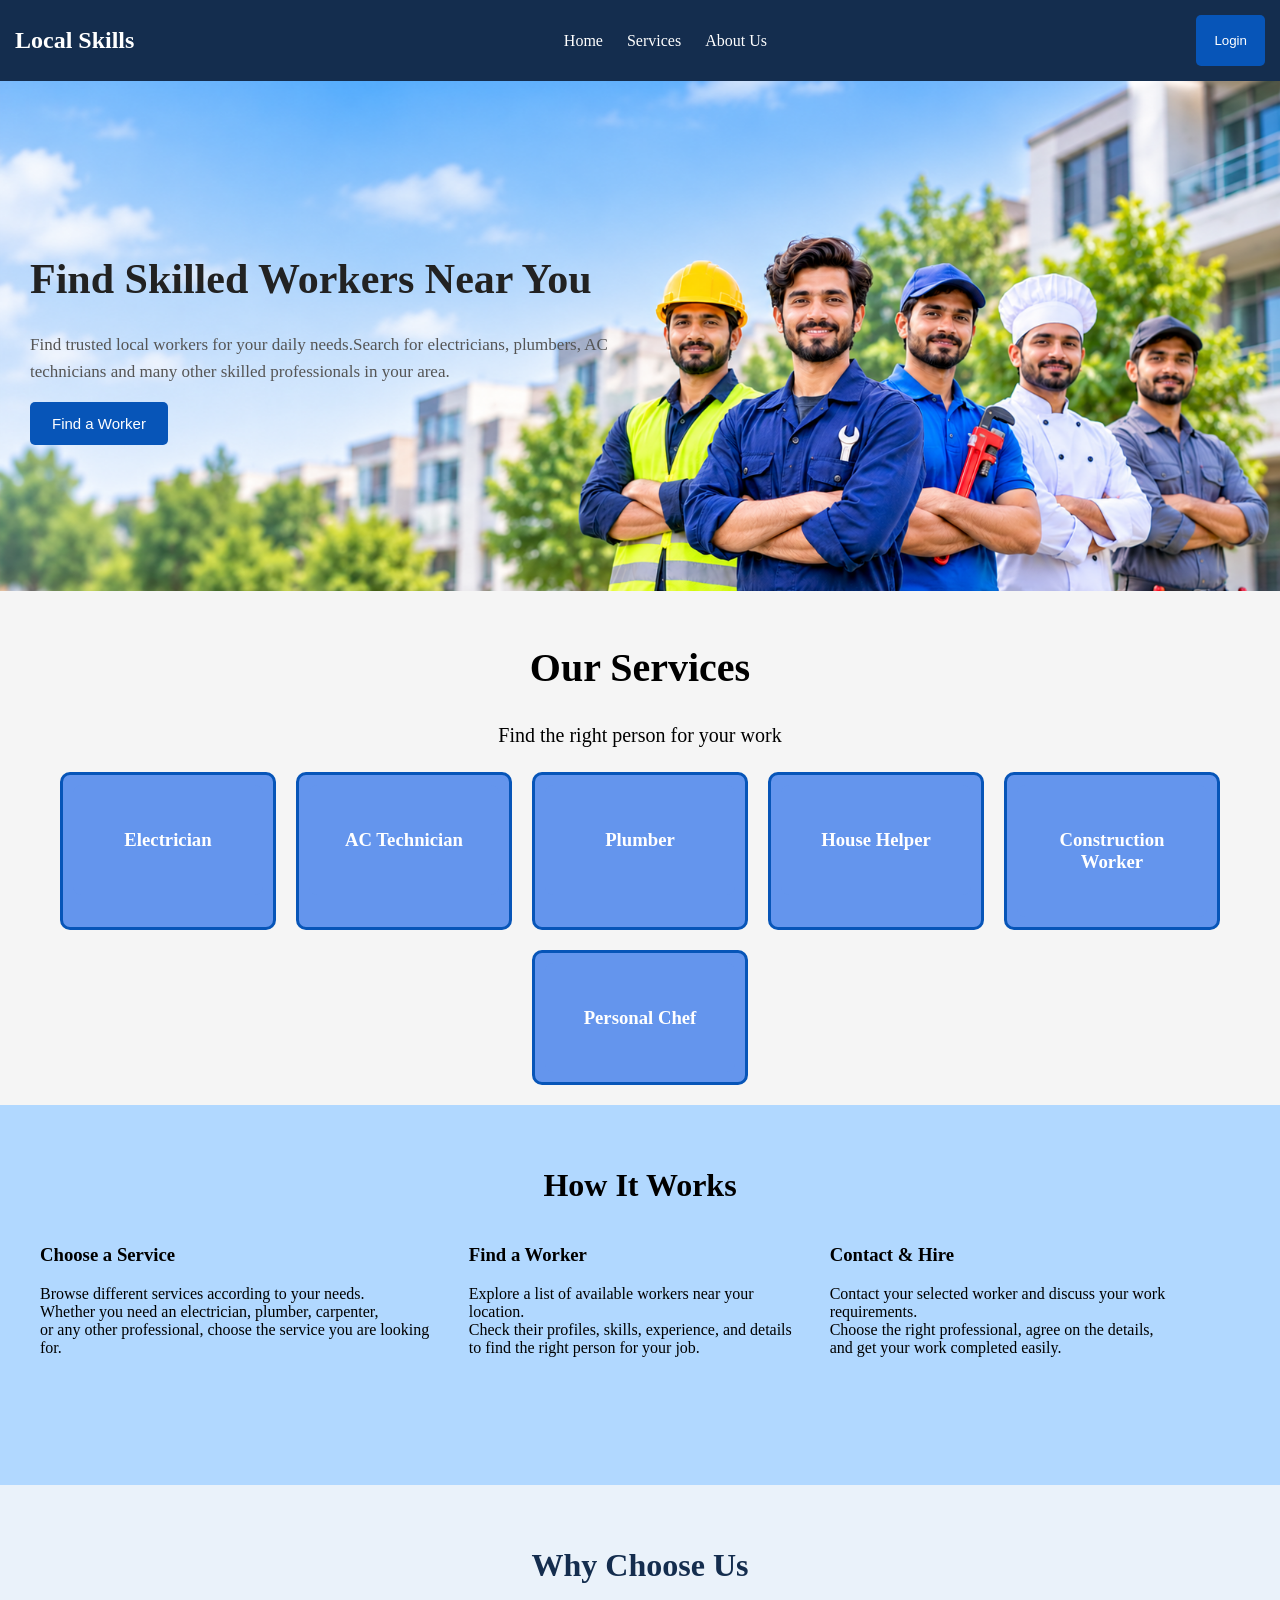
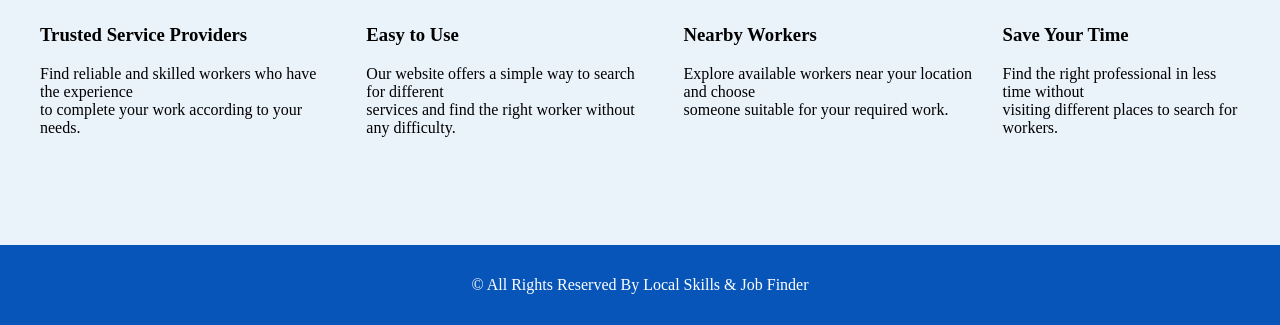
<file: index.html>
<!DOCTYPE html>
<html>
<head>
    <title>Local Skills & Job Finder</title>
</head>

<body style="margin: 0; font-family: Times New Roman; background-color: #f5f7fa;">

    <!-- Navbar -->
    <div style="background-color: #142D4E; padding: 15px; display: flex; justify-content: space-between; align-items: center;">

        <h2 style="color: #ffff; margin: 0;">
            Local Skills
        </h2>

        <div>
            <a href="index.html" style="color: white; margin: 10px; text-decoration: none;">Home</a>
            <a href="services.html" style="color: white; margin: 10px; text-decoration: none;">Services</a>
            <a href="aboutus.html" style="color: white; margin: 10px; text-decoration: none;">About Us</a>
        </div>
        <a href="login.html">
            <button style="background-color: #0755b8; color: white; border: none; padding: 18px; border-radius: 5px;">
                Login
            </button>
        </a>

    </div>

    <!-- Hero Section -->
   <div style="display: flex; align-items: center; padding: 30px; gap: 30px; min-height: 450px; background-image: url('./Images/hero.png'); background-size: cover; background-position: center;">
        <div style="width: 50%;">
            <h1 style="font-size: 42px; color: #222;">
                Find Skilled Workers Near You
            </h1>

            <p style="font-size: 17px; color: #555; line-height: 1.6;">
                Find trusted local workers for your daily needs.Search for electricians, plumbers, AC technicians and many other skilled professionals in your area.
            </p>

            <a href="services.html">
                <button style="background-color: #0755b8; color: white; border: none; padding: 13px 22px; border-radius: 5px; font-size: 15px;">
                    Find a Worker
                </button>
            </a>
        </div>

    </div>

    <!-- Services Section -->
 
<div id="services" style="text-align: center; padding: 20px; background-color: whitesmoke;">

    <h2 style="color: #000000; font-size: 40px;">Our Services</h2>
    <p style="color: #000000; font-size: 20px;">Find the right person for your work</p>

    <div style="display: flex; justify-content: center; flex-wrap: wrap; gap: 20px; margin-top: 25px;">

        <div style="background-color: cornflowerblue; padding: 10px; border: 3px solid #0755b8; border-radius: 10px;">
            <div style="background-color: cornflowerblue; padding: 25px; width: 140px; border-radius: 8px;">
                <h3 style="color: white;"><a href="services.html" style="color: white; text-decoration: none;   ">Electrician</a></h3>
            </div>
        </div>

        <div style="background-color: cornflowerblue; padding: 10px; border: 3px solid #0755b8; border-radius: 10px;">
            <div style="background-color: cornflowerblue; padding: 25px; width: 140px; border-radius: 8px;">
                <h3 style="color: white;"><a href="services.html" style="color: white; text-decoration: none;">AC Technician</a></h3>
            </div>
        </div>

        <div style="background-color: cornflowerblue; padding: 10px; border: 3px solid #0755b8; border-radius: 10px;">
            <div style="background-color: cornflowerblue; padding: 25px; width: 140px; border-radius: 8px;">
                <h3 style="color: white;"><a href="services.html" style="color: white; text-decoration: none;">Plumber</a></h3>
            </div>
        </div>

        <div style="background-color: cornflowerblue; padding: 10px; border: 3px solid #0755b8; border-radius: 10px;">
            <div style="background-color: cornflowerblue; padding: 25px; width: 140px; border-radius: 8px;">
                <h3 style="color: white;"><a href="services.html" style="color: white; text-decoration: none;">House Helper</a></h3>
            </div>
        </div>

        <div style="background-color: cornflowerblue; padding: 10px; border: 3px solid #0755b8; border-radius: 10px;">
            <div style="background-color: cornflowerblue; padding: 25px; width: 140px; border-radius: 8px;">
                <h3 style="color: white;"><a href="services.html" style="color: white; text-decoration: none;">Construction Worker</a></h3>
            </div>
        </div>

        <div style="background-color: cornflowerblue; padding: 10px; border: 3px solid #0755b8; border-radius: 10px;">
            <div style="background-color: cornflowerblue; padding: 25px; width: 140px; border-radius: 8px;">
                <h3 style="color: white;"><a href="services.html" style="color: white; text-decoration: none;">Personal Chef</a></h3>
            </div>
        </div>

    </div>

</div>

   <!-- How It Works -->

<div style="padding: 40px; height: 300px; background-color: #b1d8ff;">

    <h1 style="text-align: center;">How It Works</h1>
    <div style="display: flex; justify-content: center; gap: 30px; margin-top: 15px;">
        <div>
            <h3>Choose a Service</h3>
            <p>Browse different services according to your needs.<br>
            Whether you need an electrician, plumber, carpenter,<br>
        or any other professional, choose the service you are looking for.</p>
        </div>
        <div>
            <h3>Find a Worker</h3>
            <p>Explore a list of available workers near your location.<br>
            Check their profiles, skills, experience, and details<br>
            to find the right person for your job.</p>
        </div>
        <div>
            <h3>Contact & Hire</h3>
            <p> Contact your selected worker and discuss your work requirements.<br>
                Choose the right professional, agree on the details,<br>
                and get your work completed easily.</p>
        </div>
    </div>

</div>

    <!-- Why Choose Us -->

<div style="padding: 40px; background-color: #EAF2FA;">
    <h1 style="text-align: center; color: #142D4E;">Why Choose Us</h1>
    <div style="display: flex; justify-content: space-between; gap: 30px; margin-top: 20px; height: 200px;">
        <div>
            <h3>Trusted Service Providers</h3>
            <p>
                Find reliable and skilled workers who have the experience<br>
                to complete your work according to your needs.
            </p>
        </div>

        <div >
            <h3>Easy to Use</h3>
            <p>
                Our website offers a simple way to search for different<br>
                services and find the right worker without any difficulty.
            </p>
        </div>

        <div >
            <h3>Nearby Workers</h3>
            <p>
                Explore available workers near your location and choose<br>
                someone suitable for your required work.
            </p>
        </div>

        <div>
            <h3>Save Your Time</h3>
            <p>
                Find the right professional in less time without<br>
                visiting different places to search for workers.
            </p>
        </div>

    </div>

</div>

  
    <!-- Footer -->
    <div style="background-color: #0755b8; color: white; text-align: center; padding: 15px;">
        <p>&copy; All Rights Reserved By Local Skills & Job Finder</p>
    </div>

</body>
</html>
</file>
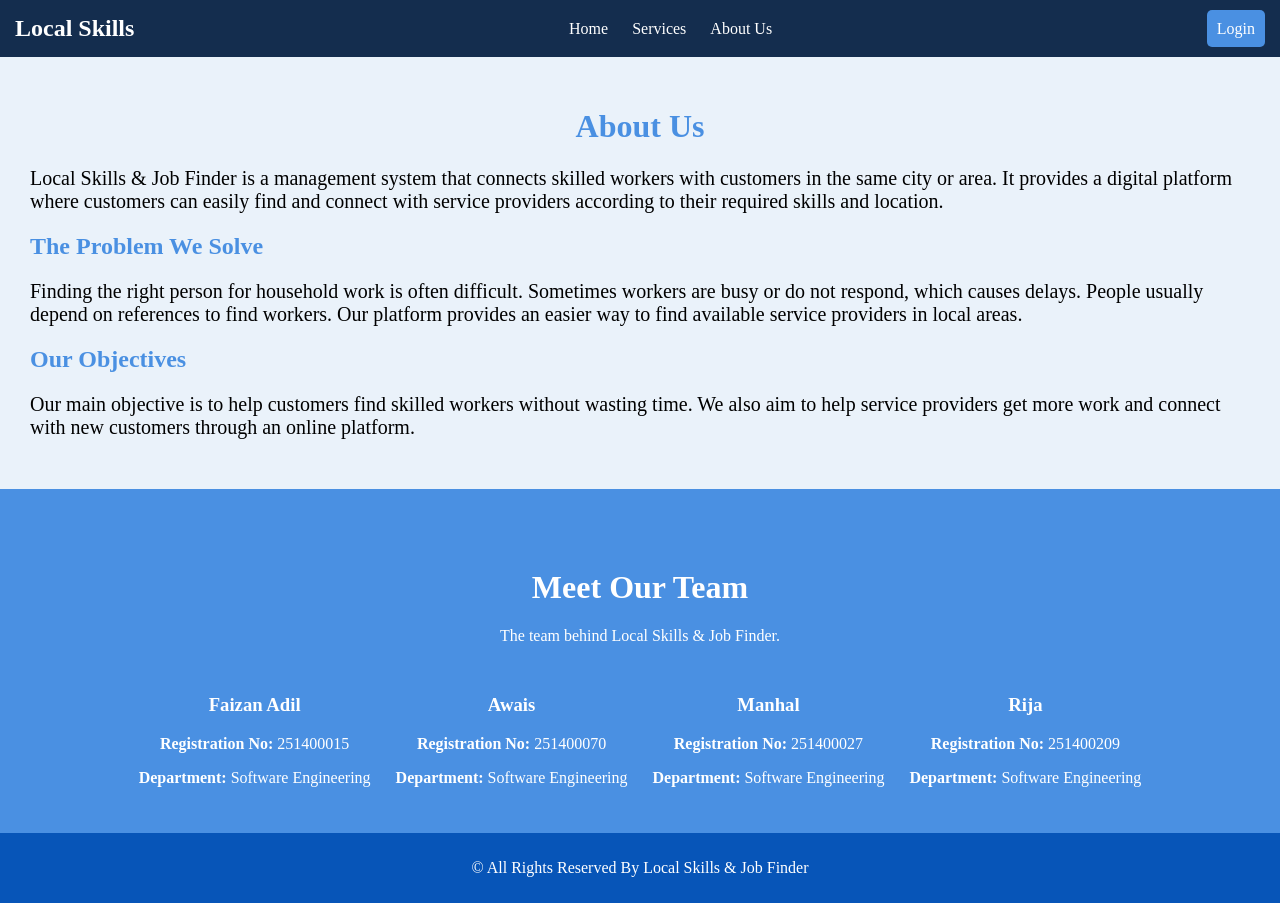
<file: aboutus.html>
<!DOCTYPE html>
<html>
<head>
    <title>About Us</title>
</head>
<body style="margin: 0; background-color: #EAF2FA;">

    <!-- Navbar -->

    <div style="background-color: #142D4E; padding: 15px; display: flex; justify-content: space-between; align-items: center;">
        <h2 style="color: white; margin: 0;">
            Local Skills
        </h2>

        <div>
            <a href="index.html" style="color: white; margin: 10px; text-decoration: none;">Home</a>
            <a href="services.html" style="color: white; margin: 10px; text-decoration: none;">Services</a>
            <a href="about.html" style="color: white; margin: 10px; text-decoration: none;">About Us</a>
        </div>

        <div>
            <a href="login.html" style="background-color: #4A90E2; color: white; padding: 10px; text-decoration: none; border-radius: 5px;">
                Login
            </a>
        </div>

    </div>

    <!-- About Us -->

    <div style="padding: 30px;">

        <h1 style="text-align: center; color: #4A90E2;">
            About Us
        </h1>

        <p style="font-size: 20px;">
            Local Skills & Job Finder is a management system that connects skilled workers with customers in the same city or area. It provides a digital platform where customers can easily find and connect with service providers according to their required skills and location.
        </p>

        <!-- Our Problem -->
        <h2 style="color: #4A90E2;">The Problem We Solve</h2>

        <p style="font-size: 20px;">
            Finding the right person for household work is often difficult. Sometimes workers are busy or do not respond, which causes delays. People usually depend on references to find workers. Our platform provides an easier way to find available service providers in local areas.
        </p>

        <!-- Our Objectives -->
        <h2 style="color: #4A90E2;">Our Objectives</h2>

        <p style="font-size: 20px;">
            Our main objective is to help customers find skilled workers without wasting time. We also aim to help service providers get more work and connect with new customers through an online platform.
        </p>
      </div>

        <div style="background-color: #4A90E2; padding: 30px; text-align: center;">
        <!-- Our Team -->
        <h1 style="text-align: center; color: white; margin-top: 50px;">
            Meet Our Team
        </h1>

        <p style="text-align: center; color: white;">
            The team behind Local Skills & Job Finder.
        </p>

        <div style="display: flex; justify-content: center; color: white;  gap: 25px; margin-top: 30px;">
        <div>
        <h3>Faizan Adil</h3>
        <p><b>Registration No:</b> 251400015</p>
        <p><b>Department:</b> Software Engineering</p>
    </div>

    <div >
        <h3>Awais</h3>
        <p><b>Registration No:</b> 251400070</p>
        <p><b>Department:</b> Software Engineering</p>
    </div>

    <div >
        <h3>Manhal</h3>
        <p><b>Registration No:</b> 251400027</p>
        <p><b>Department:</b> Software Engineering</p>
    </div>

    <div >
        <h3>Rija</h3>
        <p><b>Registration No:</b> 251400209</p>
        <p><b>Department:</b> Software Engineering</p>
        </div>

    </div>
    </div>

    <!-- Footer -->
    <div style="background-color: #0755b8; color: white; text-align: center; padding: 10px;">
        <p>&copy; All Rights Reserved By Local Skills & Job Finder</p>
    </div>

</body>
</html>
</file>
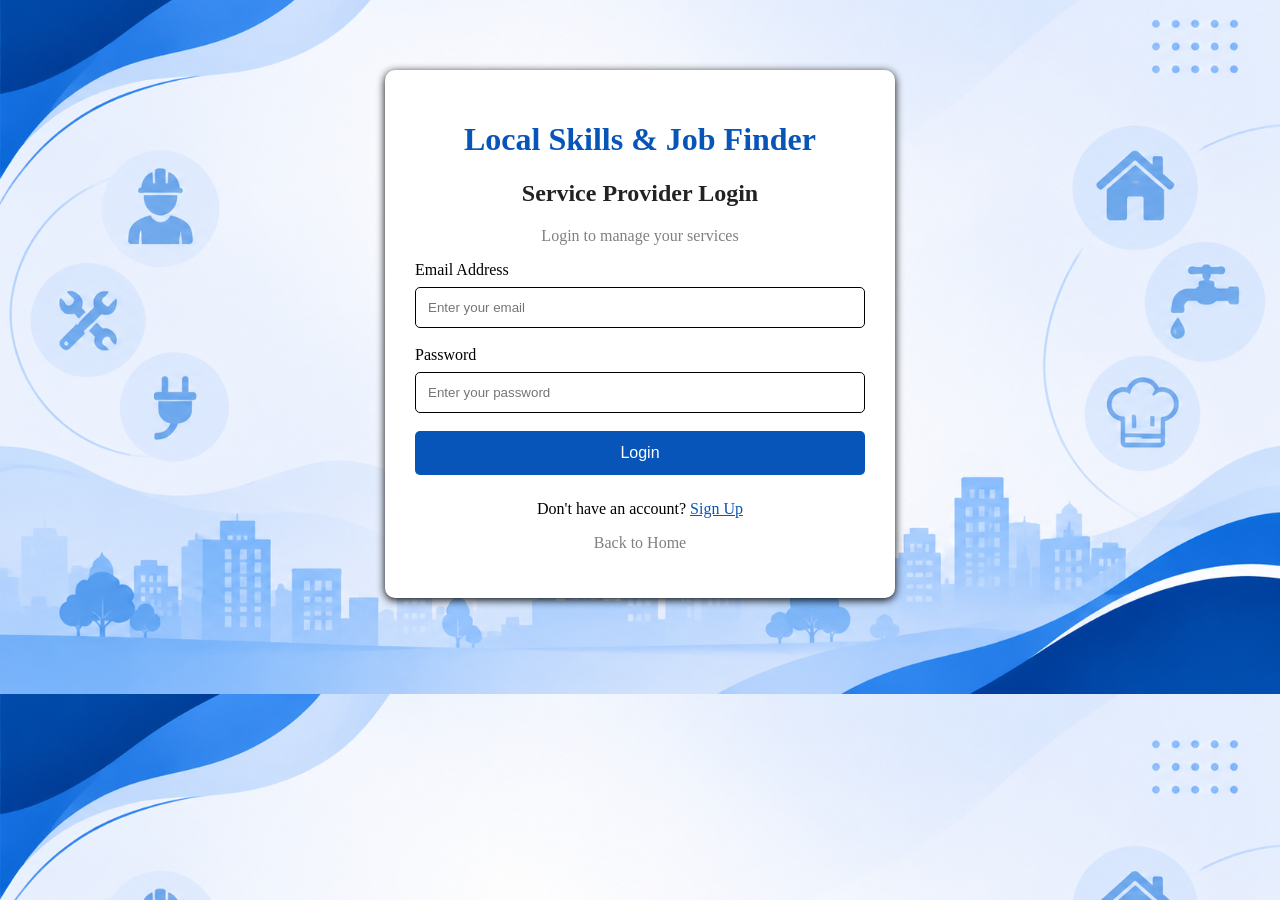
<file: serviceProviderlogin.html>
<!DOCTYPE html>
<html>
<head>
    <title>Service Provider Login</title>
    <meta name="viewport" content="width=device-width, initial-scale=1.0">
</head>

<body style="font-family: 'Times New Roman'; background-image: url('./Images/Local Skills & Job Finder Background.png'); background-size: cover; background-position: center; margin: 0; padding: 20px;">

    <div style="max-width: 450px; margin: 50px auto; background-color: white; padding: 30px; border-radius: 10px; box-shadow: 0 2px 8px black;">

        <h1 style="text-align: center; color: #0755b8;">
            Local Skills & Job Finder
        </h1>
        <h2 style="text-align: center; color: #222;">
            Service Provider Login
        </h2>
        <p style="text-align: center; color: gray;">
            Login to manage your services
        </p>

        <form onsubmit="login(event)">
            <label>Email Address</label>

            <input type="email" id="email" placeholder="Enter your email" required
            style="width: 100%; padding: 12px; margin-top: 8px; box-sizing: border-box; border: 1px solid black; border-radius: 5px;">
            <br><br>
            <label>Password</label>
            <br>
            <input type="password" id="password" placeholder="Enter your password" required
            style="width: 100%; padding: 12px; margin-top: 8px; box-sizing: border-box; border: 1px solid black; border-radius: 5px;">
            <br><br>
            <button type="submit"
            style="width: 100%; padding: 13px; background-color: #0755b8; color: white; border: none; border-radius: 5px; font-size: 16px; cursor: pointer;">
                Login
            </button>

        </form>

        <p style="text-align: center; margin-top: 25px;">
            Don't have an account?
            <a href="#" style="color: #0755b8;">
                Sign Up
            </a>
        </p>

        <p style="text-align: center;">
            <a href="index.html" style="color: gray; text-decoration: none;">
                Back to Home
            </a>
        </p>

    </div>

    <script>

        function login(event) {
            event.preventDefault();
            alert("Service Provider Login Successful!");
        }

    </script>

</body>
</html>
</file>
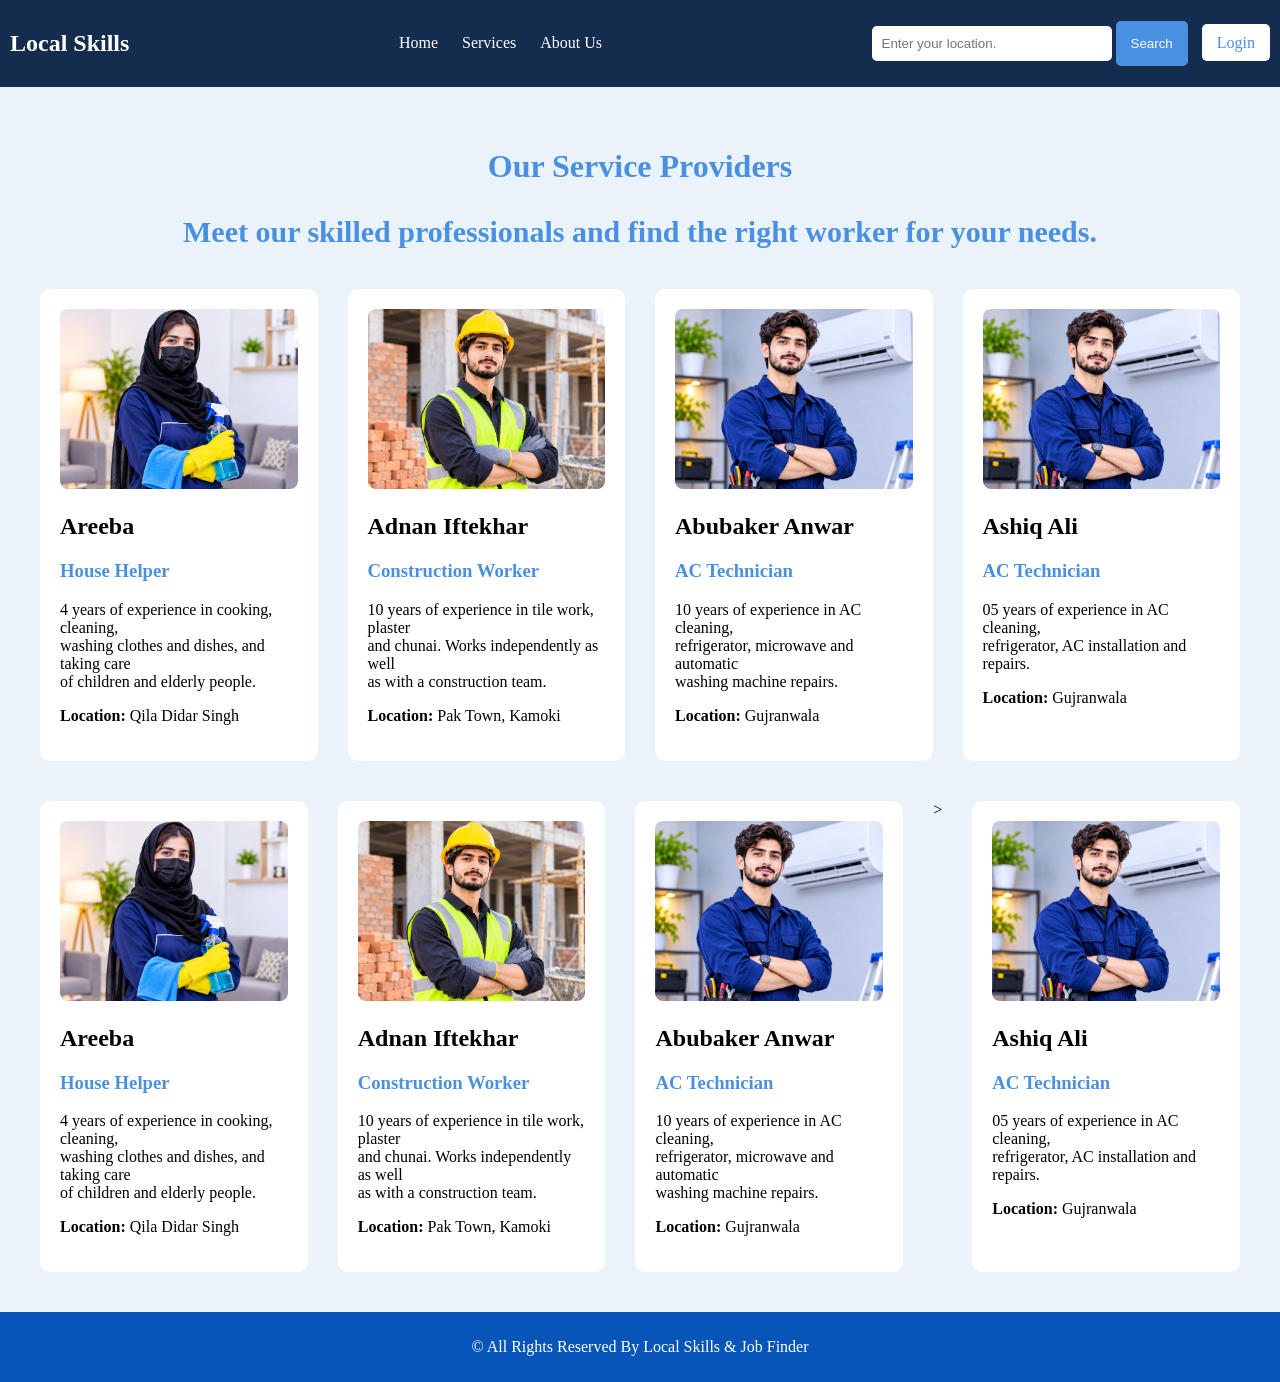
<file: services.html>
<!DOCTYPE html>
<html>
<head>
    <title>Our Services</title>
</head>
    <script src="service.js"></script>
<body style="font-family: 'Times New Roman'; background-color: #EAF2FA; margin: 0; padding: 0;">

    <!-- Navbar -->
    <div style="background-color: #142D4E; padding: 10px; display: flex; justify-content: space-between; align-items: center;">
        <h2 style="color: white;">
            Local Skills
        </h2>
        <div>
            <a href="index.html" style="color: white; margin: 10px; text-decoration: none;">Home</a>
            <a href="services.html" style="color: white; margin: 10px; text-decoration: none;">Services</a>
            <a href="aboutus.html" style="color: white; margin: 10px; text-decoration: none;">About Us</a>
        </div>
        <div>
           
        <input type="text" id="locationSearch"placeholder="Enter your location." style="padding: 10px; width: 220px; border-radius: 5px; border: 1px black;">
        <button onclick="searchProviders()" style="padding: 15px; background-color: #4A90E2; color: white; border: none; border-radius: 5px;">
            Search
            </button>
            <a href="login.html" style="background-color: white; color: #4A90E2; padding: 10px 15px; margin-left: 10px; text-decoration: none; border-radius: 5px;">
                Login
            </a>
        </div>
    </div>
    
<!-- Service Provider Profiles -->

<div style="padding: 40px; background-color: #EAF2FA;">
    <h1 style="text-align: center; color: #4A90E2;">
        Our Service Providers
    </h1>
    <h3 style="text-align: center; font-size: 30px; color: #4A90E2;">
        Meet our skilled professionals and find the right worker for your needs.
    </h3>

    <div style="display: flex; justify-content: center; gap: 30px; margin-top: 40px;">

        <!-- House Helper -->
        <div class="provider-card" data-location="Qila Didar Singh" style="background-color: white; width: 280px; padding: 20px; border-radius: 10px;">
            <img src="./Images/areeba.png" style="width: 100%; height: 180px; object-fit: cover; border-radius: 8px;">
            <h2>Areeba</h2>
            <h3 style="color: #4A90E2;">House Helper</h3>
            <p>
                4 years of experience in cooking, cleaning,<br>
                washing clothes and dishes, and taking care<br>
                of children and elderly people.
            </p>
            <p><b>Location:</b> Qila Didar Singh</p>
        </div>

        <!-- Construction worker -->
        <div class="provider-card" data-location="Pak Town, Kamoki" style="background-color: white; width: 280px; padding: 20px; border-radius: 10px;">
            <img src="./Images/adnan.png" style="width: 100%; height: 180px; object-fit: cover; border-radius: 8px;">
            <h2>Adnan Iftekhar</h2>
            <h3 style="color: #4A90E2;">Construction Worker</h3>
            <p>
                10 years of experience in tile work, plaster<br>
                and chunai. Works independently as well<br>
                as with a construction team.
            </p>
            <p><b>Location:</b> Pak Town, Kamoki</p>
        </div>

        <!-- AC Technician -->
        <div class="provider-card" data-location="Gujranwala" style="background-color: white; width: 280px; padding: 20px; border-radius: 10px;">
            <img src="./Images/abukaer.png" style="width: 100%; height: 180px; object-fit: cover; border-radius: 8px;">
            <h2>Abubaker Anwar</h2>
            <h3 style="color: #4A90E2;">AC Technician</h3>
            <p>
                10 years of experience in AC cleaning,<br>
                refrigerator, microwave and automatic<br>
                washing machine repairs.
            </p>
            <p><b>Location:</b> Gujranwala</p>
        </div>


        <div class="provider-card" data-location="Gujranwala" style="background-color: white; width: 280px; padding: 20px; border-radius: 10px;">
            <img src="./Images/abukaer.png" style="width: 100%; height: 180px; object-fit: cover; border-radius: 8px;">
            <h2>Ashiq Ali</h2>
            <h3 style="color: #4A90E2;">AC Technician</h3>
            <p>
                05 years of experience in AC cleaning,<br>
                refrigerator, AC installation and repairs.<br>
            </p>
            <p><b>Location:</b> Gujranwala</p>
        </div>

    </div>

     <div style="display: flex; justify-content: center; gap: 30px; margin-top: 40px;">

        <!-- House Helper -->
        <div class="provider-card" data-location="Qila Didar Singh" style="background-color: white; width: 280px; padding: 20px; border-radius: 10px;">
            <img src="./Images/areeba.png" style="width: 100%; height: 180px; object-fit: cover; border-radius: 8px;">
            <h2>Areeba</h2>
            <h3 style="color: #4A90E2;">House Helper</h3>
            <p>
                4 years of experience in cooking, cleaning,<br>
                washing clothes and dishes, and taking care<br>
                of children and elderly people.
            </p>
            <p><b>Location:</b> Qila Didar Singh</p>
        </div>

        <!-- Construction worker -->
        <div class="provider-card" data-location="Pak Town, Kamoki" style="background-color: white; width: 280px; padding: 20px; border-radius: 10px;">
            <img src="./Images/adnan.png" style="width: 100%; height: 180px; object-fit: cover; border-radius: 8px;">
            <h2>Adnan Iftekhar</h2>
            <h3 style="color: #4A90E2;">Construction Worker</h3>
            <p>
                10 years of experience in tile work, plaster<br>
                and chunai. Works independently as well<br>
                as with a construction team.
            </p>
            <p><b>Location:</b> Pak Town, Kamoki</p>
        </div>

        <!-- AC Technician -->
        <div class="provider-card" data-location="Gujranwala" style="background-color: white; width: 280px; padding: 20px; border-radius: 10px;">
            <img src="./Images/abukaer.png" style="width: 100%; height: 180px; object-fit: cover; border-radius: 8px;">
            <h2>Abubaker Anwar</h2>
            <h3 style="color: #4A90E2;">AC Technician</h3>
            <p>
                10 years of experience in AC cleaning,<br>
                refrigerator, microwave and automatic<br>
                washing machine repairs.
            </p>
            <p><b>Location:</b> Gujranwala</p>
        </div>

    <!---------AC Technician----------->>
        <div class="provider-card" data-location="Gujranwala" style="background-color: white; width: 280px; padding: 20px; border-radius: 10px;">
            <img src="./Images/abukaer.png" style="width: 100%; height: 180px; object-fit: cover; border-radius: 8px;">
            <h2>Ashiq Ali</h2>
            <h3 style="color: #4A90E2;">AC Technician</h3>
            <p>
                05 years of experience in AC cleaning,<br>
                refrigerator, AC installation and repairs.<br>
            </p>
            <p><b>Location:</b> Gujranwala</p>
        </div>

    </div>

</div>

     <!-- Footer -->
    <div style="background-color: #0755b8; color: white; text-align: center; padding: 10px;">
        <p>&copy; All Rights Reserved By Local Skills & Job Finder</p>
    </div>


</body>
</html>
</file>
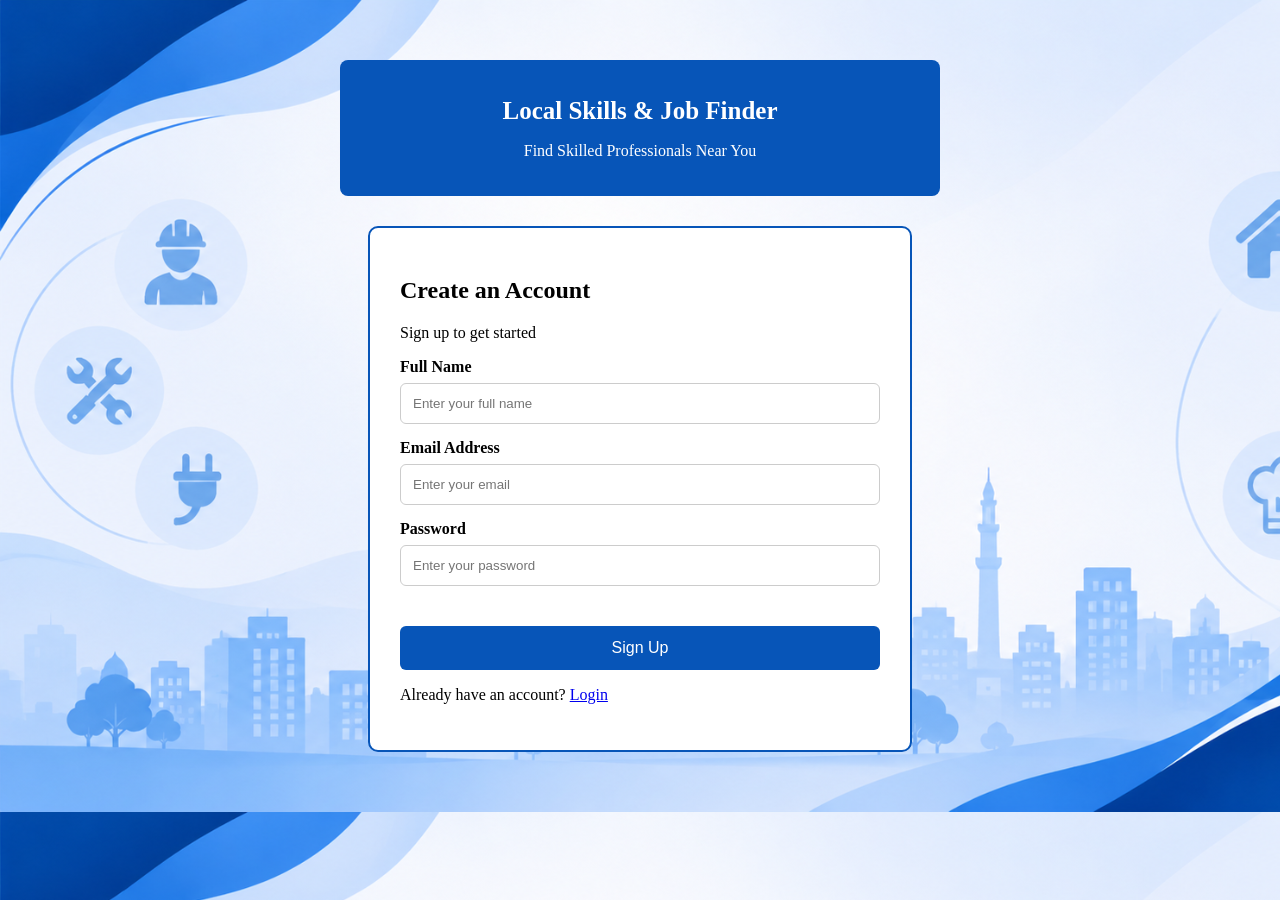
<file: signup.html>
<!DOCTYPE html>
<html lang="en">
<head>
    <meta charset="UTF-8">
    <meta name="viewport" content="width=device-width, initial-scale=1.0">
    <link rel="stylesheet" href="login.css">
    <title>Sign Up</title>
</head>
<body>

    <div class="container">

        <div class="header">
            <h1>Local Skills & Job Finder</h1>
            <p>Find Skilled Professionals Near You</p>
        </div>

        <div class="signup-box">
            <h2>Create an Account</h2>
            <p>Sign up to get started</p>

            <form action="#" method="post">

                <label for="name">Full Name</label>
                <input type="text" id="name" name="name"
                placeholder="Enter your full name" required>

                <label for="email">Email Address</label>
                <input type="email" id="email" name="email"
                placeholder="Enter your email" required>

                <label for="password">Password</label>
                <input type="password" id="password" name="password" placeholder="Enter your password" required>
                <br>
                <br>
                <button type="submit" class="signup-btn">Sign Up</button>

            </form>

            <p >
                Already have an account?
                <a href="login.html">Login</a>
            </p>

        </div>

    </div>

</body>
</html>
</file>
<file: login.css>
body {
    font-family: 'Times New Roman', serif;
    background-image: url('./Images/Local\ Skills\ &\ Job\ Finder\ Background.png');
    background-size: cover; 
    margin: 0;
    padding: 20px;
}

.container {
    max-width: 600px;
    margin: 40px auto;

}

.header {
    background-color: #0755b8;
    color: white;
    text-align: center;
    padding: 20px;
    border-radius: 8px 8px;
}

.header h1 {
    font-size: 25px;
}

.login-box {
    background-color: white;
    padding: 30px;
    border-radius: 0 0 8px 8px;
    text-align: center;
    box-shadow: 0 2px 8px black;
}

.login-box h2 {
    color: #111;
    margin-bottom: 5px;
}

.login-box p {
    color: #666;
}

.role-buttons {
    display: flex;
    gap: 10px;
    margin: 25px 0;
}

.role-buttons button {
    width: 50%;
    padding: 15px;
    background-color: white;
    border: 1px solid #0755b8;
    color: #0755b8;
    border-radius: 6px;
    cursor: pointer;
}

.role-buttons button.active {
    background-color: #0755b8;
    color: white;
}

label {
    display: block;
    text-align: left;
    margin: 15px 0 7px;
    font-weight: bold;
}

input {
    width: 100%;
    padding: 12px;
    box-sizing: border-box;
    border: 1px solid #ccc;
    border-radius: 6px;
}

.login-btn {
    width: 100%;
    padding: 13px;
    margin-top: 22px;
    background-color: #0755b8;
    color: white;
    border: none;
    border-radius: 6px;
    cursor: pointer;
    font-size: 16px;
}

.signup {
    margin-top: 25px;
}

.signup a {
    color: #0755b8;
    text-decoration: none;
    font-weight: bold;
}

.signup-box {
    border: 2px solid #0755b8;
    padding: 30px;
    margin: 30px auto;
    width: 80%;
    border-radius: 10px;
    background-color: white;
}

.signup-btn{
    width: 100%;
    padding: 13px;
    margin-top: 22px;
    background-color: #0755b8;
    color: white;
    border: none;
    border-radius: 6px;
    cursor: pointer;
    font-size: 16px;
}

@media (max-width: 500px) {
    .container {
        margin: 10px auto;
    }

    .login-box {
        padding: 20px;
    }

    .header h1 {
        font-size: 21px;
    }
}
</file>
